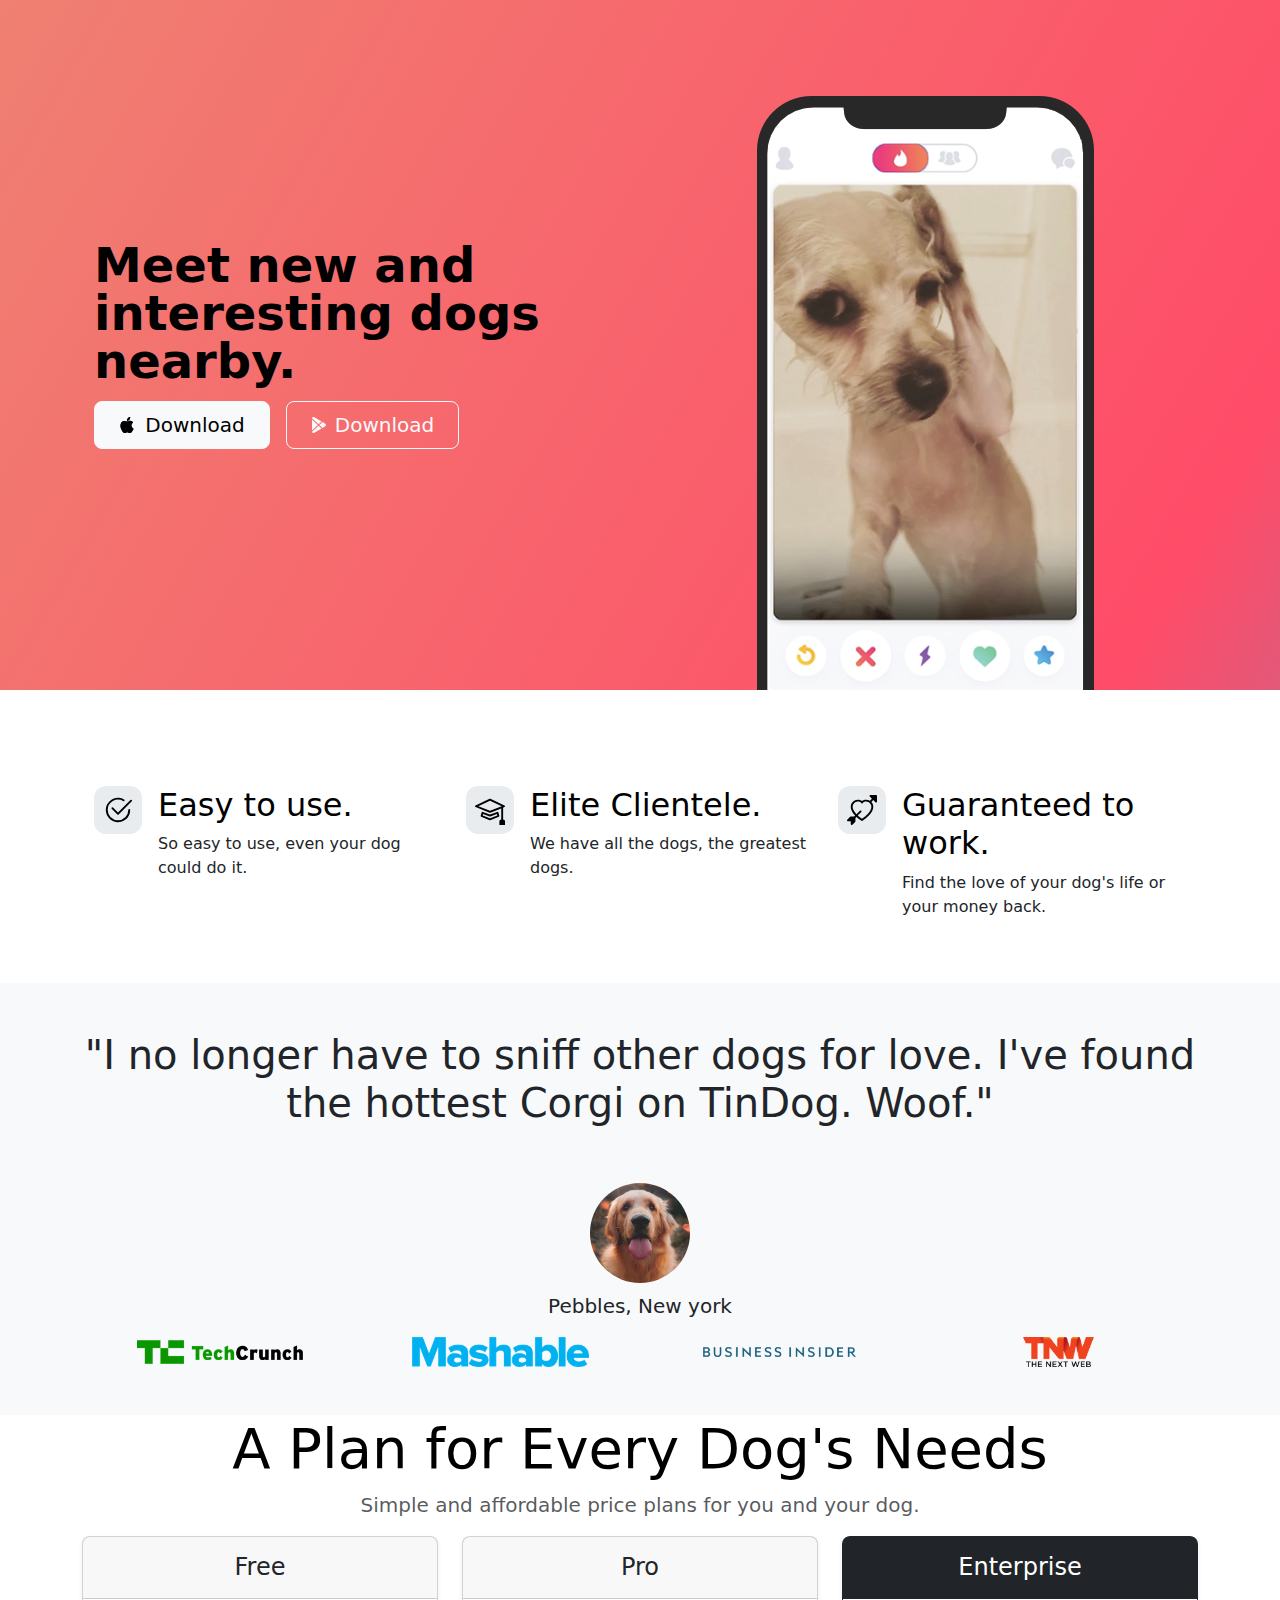
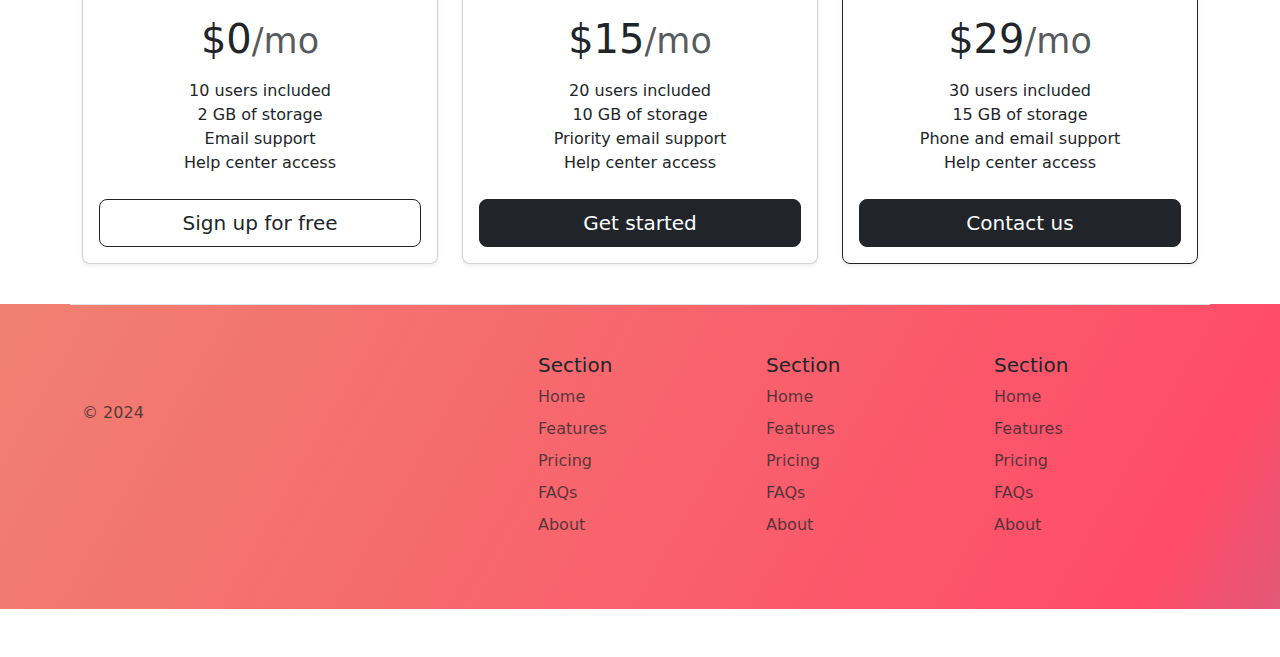
<file: index.html>
<!DOCTYPE html>
<html lang="en">

<head>
  <meta charset="UTF-8">
  <meta name="viewport" content="width=device-width, initial-scale=1.0">
  <title>TinDog</title>
  <link href="https://cdn.jsdelivr.net/npm/bootstrap@5.3.3/dist/css/bootstrap.min.css" rel="stylesheet"
    integrity="sha384-QWTKZyjpPEjISv5WaRU9OFeRpok6YctnYmDr5pNlyT2bRjXh0JMhjY6hW+ALEwIH" crossorigin="anonymous">
  <link rel="stylesheet" href="./css/style.css">
</head>

<body>

  <!-- Title -->
  <section id="title" class="gradient-background">
    <div class="container col-xxl-8 px-4">
      <div class="row flex-lg-row-reverse align-items-center g-5">
        <div class="col-10 col-sm-8 col-lg-6">
          <img src="./images/iphone.png" class=" pt-5 mt-5 d-block mx-lg-auto img-fluid" alt="Bootstrap Themes"
            height="700" loading="lazy">
        </div>
        <div class="col-lg-6">
          <h1 class="display-5 fw-bold text-body-emphasis lh-1 mb-3">Meet new and interesting dogs nearby.
          </h1>

          <div class="d-grid gap-2 d-md-flex justify-content-md-start">


            <button type="button" class="btn btn-lg px-4 me-md-2 btn-light"> <svg xmlns="http://www.w3.org/2000/svg"
                width="16" height="16" fill="currentColor" class="bi bi-apple mb-1 me-1" viewBox="0 0 16 16">
                <path
                  d="M11.182.008C11.148-.03 9.923.023 8.857 1.18c-1.066 1.156-.902 2.482-.878 2.516.024.034 1.52.087 2.475-1.258.955-1.345.762-2.391.728-2.43Zm3.314 11.733c-.048-.096-2.325-1.234-2.113-3.422.212-2.189 1.675-2.789 1.698-2.854.023-.065-.597-.79-1.254-1.157a3.692 3.692 0 0 0-1.563-.434c-.108-.003-.483-.095-1.254.116-.508.139-1.653.589-1.968.607-.316.018-1.256-.522-2.267-.665-.647-.125-1.333.131-1.824.328-.49.196-1.422.754-2.074 2.237-.652 1.482-.311 3.83-.067 4.56.244.729.625 1.924 1.273 2.796.576.984 1.34 1.667 1.659 1.899.319.232 1.219.386 1.843.067.502-.308 1.408-.485 1.766-.472.357.013 1.061.154 1.782.539.571.197 1.111.115 1.652-.105.541-.221 1.324-1.059 2.238-2.758.347-.79.505-1.217.473-1.282Z" />
                <path
                  d="M11.182.008C11.148-.03 9.923.023 8.857 1.18c-1.066 1.156-.902 2.482-.878 2.516.024.034 1.52.087 2.475-1.258.955-1.345.762-2.391.728-2.43Zm3.314 11.733c-.048-.096-2.325-1.234-2.113-3.422.212-2.189 1.675-2.789 1.698-2.854.023-.065-.597-.79-1.254-1.157a3.692 3.692 0 0 0-1.563-.434c-.108-.003-.483-.095-1.254.116-.508.139-1.653.589-1.968.607-.316.018-1.256-.522-2.267-.665-.647-.125-1.333.131-1.824.328-.49.196-1.422.754-2.074 2.237-.652 1.482-.311 3.83-.067 4.56.244.729.625 1.924 1.273 2.796.576.984 1.34 1.667 1.659 1.899.319.232 1.219.386 1.843.067.502-.308 1.408-.485 1.766-.472.357.013 1.061.154 1.782.539.571.197 1.111.115 1.652-.105.541-.221 1.324-1.059 2.238-2.758.347-.79.505-1.217.473-1.282Z" />
              </svg>
              Download </button>

            <!-- button 2 -->

            <button type="button" class="btn btn-lg px-4 btn-outline-light"> <svg xmlns="http://www.w3.org/2000/svg"
                width="16" height="16" fill="currentColor" class="bi bi-google-play mb-1 me-2" viewBox="0 0 16 16">
                <path
                  d="M14.222 9.374c1.037-.61 1.037-2.137 0-2.748L11.528 5.04 8.32 8l3.207 2.96 2.694-1.586Zm-3.595 2.116L7.583 8.68 1.03 14.73c.201 1.029 1.36 1.61 2.303 1.055l7.294-4.295ZM1 13.396V2.603L6.846 8 1 13.396ZM1.03 1.27l6.553 6.05 3.044-2.81L3.333.215C2.39-.341 1.231.24 1.03 1.27Z" />
              </svg>Download</button>
          </div>
        </div>
      </div>
    </div>
  </section>

  <!-- Features -->

  <section id="features" class="mt-5">

    <div class="container px-4" id="hanging-icons">

      <div class="row g-4 py-5 row-cols-1 row-cols-lg-3">
        <div class="col d-flex align-items-start">
          <div
            class="icon-square text-body-emphasis bg-body-secondary d-inline-flex align-items-center justify-content-center fs-4 flex-shrink-0 me-3">
            <svg xmlns="http://www.w3.org/2000/svg" height="30" fill="currentColor" class="bi bi-check2-circle"
              viewBox="0 0 16 16">
              <path
                d="M2.5 8a5.5 5.5 0 0 1 8.25-4.764.5.5 0 0 0 .5-.866A6.5 6.5 0 1 0 14.5 8a.5.5 0 0 0-1 0 5.5 5.5 0 1 1-11 0z" />
              <path
                d="M15.354 3.354a.5.5 0 0 0-.708-.708L8 9.293 5.354 6.646a.5.5 0 1 0-.708.708l3 3a.5.5 0 0 0 .708 0l7-7z" />
            </svg>
          </div>
          <div>
            <h3 class="fs-2 text-body-emphasis">Easy to use.</h3>
            <p>So easy to use, even your dog could do it.</p>

          </div>
        </div>
        <div class="col d-flex align-items-start">
          <div
            class="icon-square text-body-emphasis bg-body-secondary d-inline-flex align-items-center justify-content-center fs-4 flex-shrink-0 me-3">
            <svg xmlns="http://www.w3.org/2000/svg" height="30" fill="currentColor" class="bi bi-mortarboard"
              viewBox="0 0 16 16">
              <path
                d="M8.211 2.047a.5.5 0 0 0-.422 0l-7.5 3.5a.5.5 0 0 0 .025.917l7.5 3a.5.5 0 0 0 .372 0L14 7.14V13a1 1 0 0 0-1 1v2h3v-2a1 1 0 0 0-1-1V6.739l.686-.275a.5.5 0 0 0 .025-.917l-7.5-3.5ZM8 8.46 1.758 5.965 8 3.052l6.242 2.913L8 8.46Z" />
              <path
                d="M4.176 9.032a.5.5 0 0 0-.656.327l-.5 1.7a.5.5 0 0 0 .294.605l4.5 1.8a.5.5 0 0 0 .372 0l4.5-1.8a.5.5 0 0 0 .294-.605l-.5-1.7a.5.5 0 0 0-.656-.327L8 10.466 4.176 9.032Zm-.068 1.873.22-.748 3.496 1.311a.5.5 0 0 0 .352 0l3.496-1.311.22.748L8 12.46l-3.892-1.556Z" />
            </svg>
          </div>
          <div>
            <h3 class="fs-2 text-body-emphasis">Elite Clientele.
            </h3>
            <p>We have all the dogs, the greatest dogs.
            </p>

          </div>
        </div>
        <div class="col d-flex align-items-start">
          <div
            class="icon-square text-body-emphasis bg-body-secondary d-inline-flex align-items-center justify-content-center fs-4 flex-shrink-0 me-3">
            <svg xmlns="http://www.w3.org/2000/svg" height="30" fill="currentColor" class="bi bi-arrow-through-heart"
              viewBox="0 0 16 16">
              <path fill-rule="evenodd"
                d="M2.854 15.854A.5.5 0 0 1 2 15.5V14H.5a.5.5 0 0 1-.354-.854l1.5-1.5A.5.5 0 0 1 2 11.5h1.793l.53-.53c-.771-.802-1.328-1.58-1.704-2.32-.798-1.575-.775-2.996-.213-4.092C3.426 2.565 6.18 1.809 8 3.233c1.25-.98 2.944-.928 4.212-.152L13.292 2 12.147.854A.5.5 0 0 1 12.5 0h3a.5.5 0 0 1 .5.5v3a.5.5 0 0 1-.854.354L14 2.707l-1.006 1.006c.236.248.44.531.6.845.562 1.096.585 2.517-.213 4.092-.793 1.563-2.395 3.288-5.105 5.08L8 13.912l-.276-.182a21.86 21.86 0 0 1-2.685-2.062l-.539.54V14a.5.5 0 0 1-.146.354l-1.5 1.5Zm2.893-4.894A20.419 20.419 0 0 0 8 12.71c2.456-1.666 3.827-3.207 4.489-4.512.679-1.34.607-2.42.215-3.185-.817-1.595-3.087-2.054-4.346-.761L8 4.62l-.358-.368c-1.259-1.293-3.53-.834-4.346.761-.392.766-.464 1.845.215 3.185.323.636.815 1.33 1.519 2.065l1.866-1.867a.5.5 0 1 1 .708.708L5.747 10.96Z" />
            </svg>
          </div>
          <div>
            <h3 class="fs-2 text-body-emphasis">Guaranteed to work.</h3>
            Find the love of your dog's life or your money back.
            <p></p>

          </div>
        </div>
      </div>
    </div>
  </section>

  <!-- Testimonial -->

  <section id="testimonial">
    <div>
      <div class="p-5 text-center bg-body-tertiary">
        <div class="container">
          <h1>"I no longer have to sniff other dogs for love. I've found the hottest Corgi on TinDog. Woof."</h1>

          <img src="./images/dog-img.jpg" class="mt-5 mb-2" style="height:100px; border-radius: 50%;" alt="dog image">

          <p class="col-lg-8 mx-auto lead">
            Pebbles, New york
          </p>
          <div class="container">
            <div class="row">


              <div class="col-lg-3 col-sm-12"><img src="./images/techcrunch.png" alt="techcrunch image" height="30">
              </div>

              <div class="col-lg-3 col-sm-12"><img src="./images/mashable.png" alt="mashbable image" height="30"></div>

              <div class="col-lg-3 col-sm-12"><img src="./images/bizinsider.png" height="30"
                  alt="business insider image">
              </div>

              <div class="col-lg-3 col-sm-12"><img src="./images/tnw.png" height="30" alt="tnw image"></div>
            </div>
          </div>

        </div>
      </div>
    </div>
  </section>

  <!-- Pricing -->

  <section id="pricing">
    <div class="container">
      <header>
        <div class="pricing-header mx-auto text-center">
          <h1 class="display-4 fw-normal text-body-emphasis">A Plan for Every Dog's Needs
          </h1>
          <p class="fs-5 text-body-secondary">Simple and affordable price plans for you and your dog.</p>
        </div>
      </header>

      <main>
        <div class="row row-cols-1 row-cols-md-3 mb-3 text-center">
          <div class="col">
            <div class="card mb-4 rounded-3 shadow-sm">
              <div class="card-header py-3">
                <h4 class="my-0 fw-normal">Free</h4>
              </div>
              <div class="card-body">
                <h1 class="card-title pricing-card-title">$0<small class="text-body-secondary fw-light">/mo</small></h1>
                <ul class="list-unstyled mt-3 mb-4">
                  <li>10 users included</li>
                  <li>2 GB of storage</li>
                  <li>Email support</li>
                  <li>Help center access</li>
                </ul>
                <button type="button" class="w-100 btn btn-lg btn-outline-dark">Sign up for free</button>
              </div>
            </div>
          </div>
          <div class="col">
            <div class="card mb-4 rounded-3 shadow-sm">
              <div class="card-header py-3">
                <h4 class="my-0 fw-normal">Pro</h4>
              </div>
              <div class="card-body">
                <h1 class="card-title pricing-card-title">$15<small class="text-body-secondary fw-light">/mo</small>
                </h1>
                <ul class="list-unstyled mt-3 mb-4">
                  <li>20 users included</li>
                  <li>10 GB of storage</li>
                  <li>Priority email support</li>
                  <li>Help center access</li>
                </ul>
                <button type="button" class="w-100 btn btn-lg btn-dark">Get started</button>
              </div>
            </div>
          </div>
          <div class="col">
            <div class="card mb-4 rounded-3 shadow-sm border-dark">
              <div class="card-header py-3 text-bg-dark border-dark">
                <h4 class="my-0 fw-normal">Enterprise</h4>
              </div>
              <div class="card-body">
                <h1 class="card-title pricing-card-title">$29<small class="text-body-secondary fw-light">/mo</small>
                </h1>
                <ul class="list-unstyled mt-3 mb-4">
                  <li>30 users included</li>
                  <li>15 GB of storage</li>
                  <li>Phone and email support</li>
                  <li>Help center access</li>
                </ul>
                <button type="button" class="w-100 btn btn-lg btn-dark">Contact us</button>
              </div>
            </div>
          </div>
        </div>


    </div>
  </section>

  <!-- Footer -->

  <section id="footer" class="gradient-background">
    <div class="container">
      <footer class="row row-cols-1 row-cols-sm-2 row-cols-md-5 py-5 border-top">
        <div class="col mb-3">
          <a href="/" class="d-flex align-items-center mb-3 link-body-emphasis text-decoration-none">
            <svg class="bi me-2" width="40" height="32">
              <use xlink:href="#bootstrap"></use>
            </svg>
          </a>
          <p class="text-body-secondary">© 2024</p>
        </div>

        <div class="col mb-3">

        </div>

        <div class="col mb-3">
          <h5>Section</h5>
          <ul class="nav flex-column">
            <li class="nav-item mb-2"><a href="#" class="nav-link p-0 text-body-secondary">Home</a></li>
            <li class="nav-item mb-2"><a href="#" class="nav-link p-0 text-body-secondary">Features</a></li>
            <li class="nav-item mb-2"><a href="#" class="nav-link p-0 text-body-secondary">Pricing</a></li>
            <li class="nav-item mb-2"><a href="#" class="nav-link p-0 text-body-secondary">FAQs</a></li>
            <li class="nav-item mb-2"><a href="#" class="nav-link p-0 text-body-secondary">About</a></li>
          </ul>
        </div>

        <div class="col mb-3">
          <h5>Section</h5>
          <ul class="nav flex-column">
            <li class="nav-item mb-2"><a href="#" class="nav-link p-0 text-body-secondary">Home</a></li>
            <li class="nav-item mb-2"><a href="#" class="nav-link p-0 text-body-secondary">Features</a></li>
            <li class="nav-item mb-2"><a href="#" class="nav-link p-0 text-body-secondary">Pricing</a></li>
            <li class="nav-item mb-2"><a href="#" class="nav-link p-0 text-body-secondary">FAQs</a></li>
            <li class="nav-item mb-2"><a href="#" class="nav-link p-0 text-body-secondary">About</a></li>
          </ul>
        </div>

        <div class="col mb-3">
          <h5>Section</h5>
          <ul class="nav flex-column">
            <li class="nav-item mb-2"><a href="#" class="nav-link p-0 text-body-secondary">Home</a></li>
            <li class="nav-item mb-2"><a href="#" class="nav-link p-0 text-body-secondary">Features</a></li>
            <li class="nav-item mb-2"><a href="#" class="nav-link p-0 text-body-secondary">Pricing</a></li>
            <li class="nav-item mb-2"><a href="#" class="nav-link p-0 text-body-secondary">FAQs</a></li>
            <li class="nav-item mb-2"><a href="#" class="nav-link p-0 text-body-secondary">About</a></li>
          </ul>
        </div>
      </footer>
    </div>
  </section>
</body>

</html>
</file>
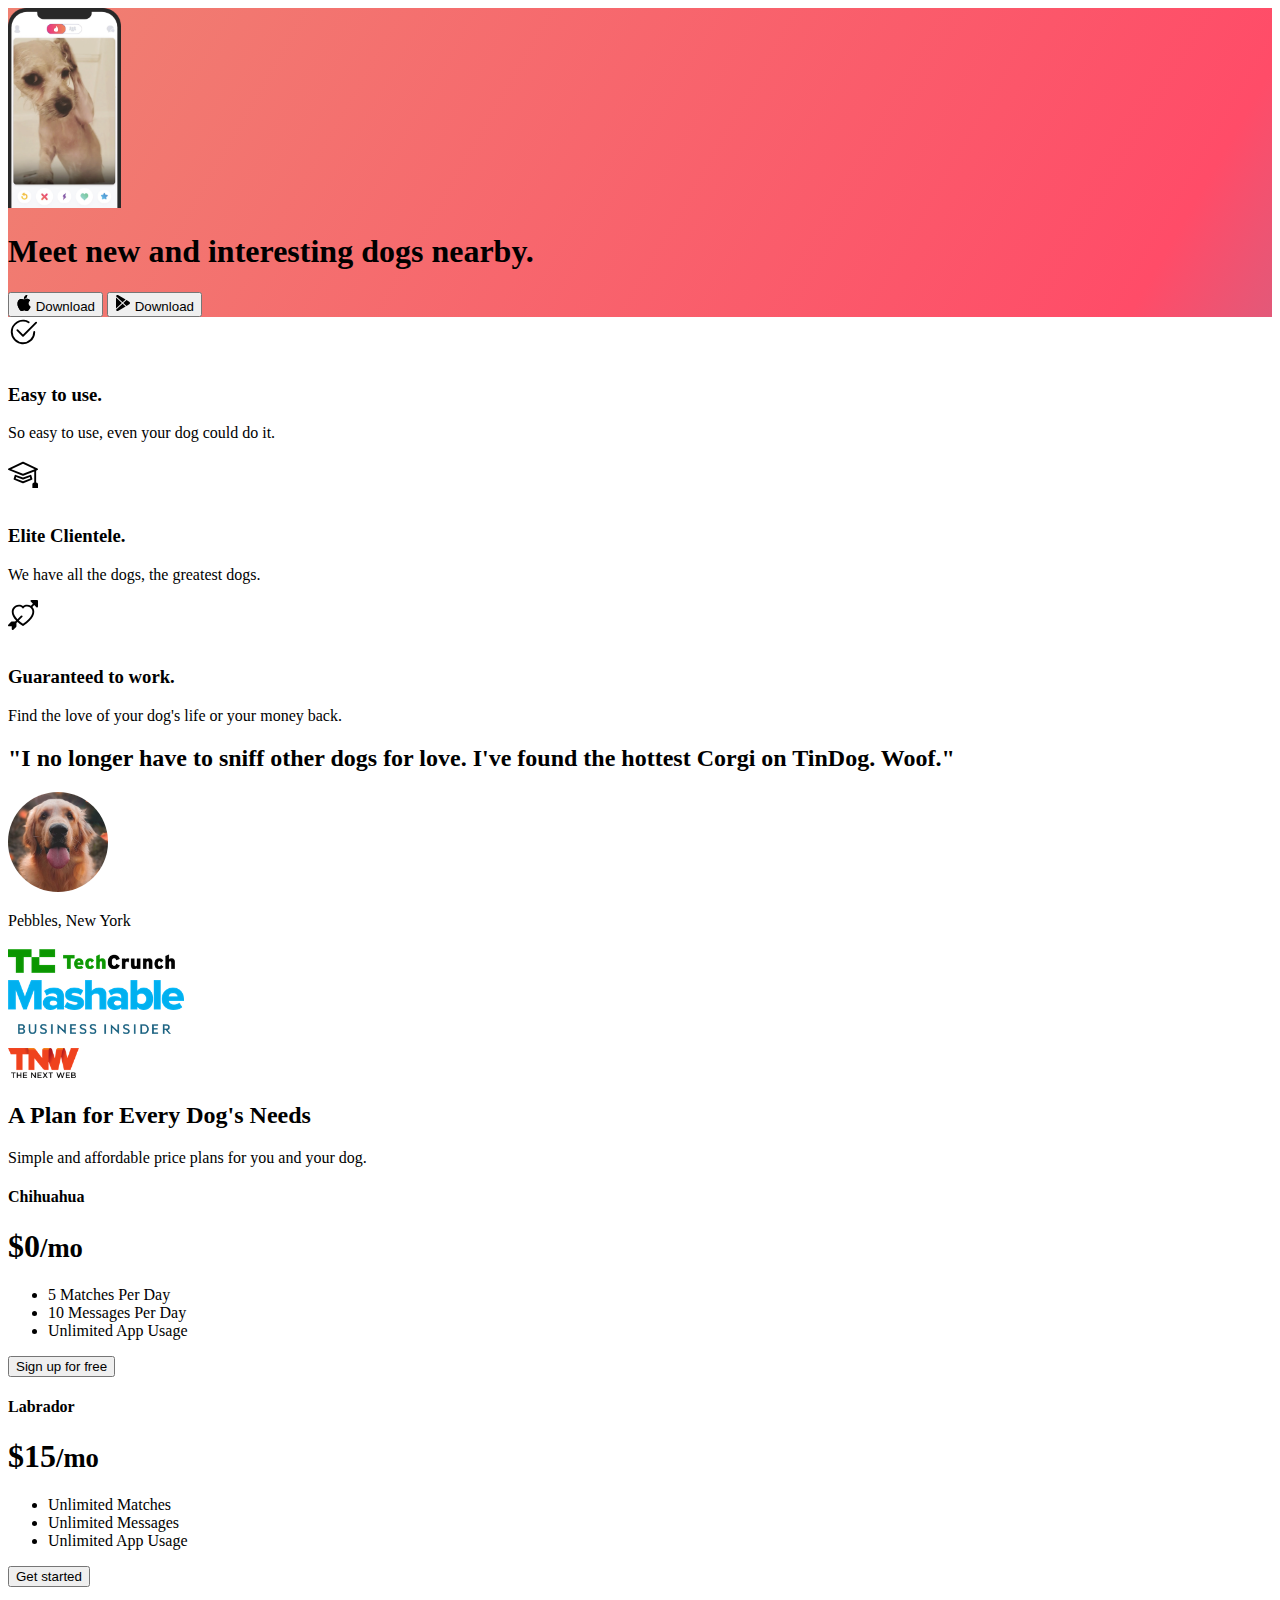
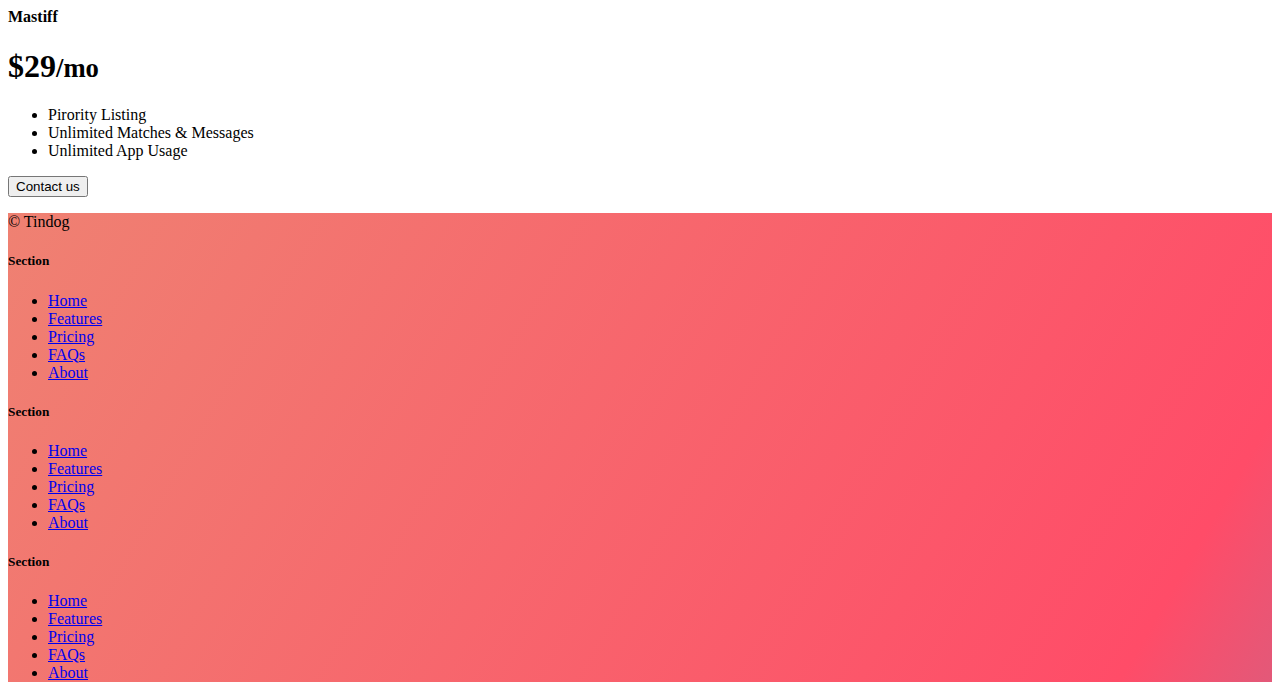
<file: solution.html>
<!DOCTYPE html>
<html lang="en">

<head>
  <meta charset="UTF-8">
  <meta name="viewport" content="width=device-width, initial-scale=1.0">
  <title>TinDog</title>
  <link href="https://cdn.jsdelivr.net/npm/bootstrap@5.3.0-alpha3/dist/css/bootstrap.min.css" rel="stylesheet"
    integrity="sha384-KK94CHFLLe+nY2dmCWGMq91rCGa5gtU4mk92HdvYe+M/SXH301p5ILy+dN9+nJOZ" crossorigin="anonymous">
  <link rel="stylesheet" href="./css/solution.css">
</head>

<body>


  <!-- Title -->
  <section id="title" class="gradient-background">

    <div class="container col-xxl-8 px-4 pt-5">
      <div class="row flex-lg-row-reverse align-items-center g-5 pt-5">
        <div class="col-10 col-sm-8 col-lg-6">
          <img src="./images/iphone.png" class="d-block mx-lg-auto img-fluid" alt="Bootstrap Themes" height="200"
            loading="lazy">
        </div>
        <div class="col-lg-6">
          <h1 class="display-5 fw-bold text-body-emphasis lh-1 mb-3">Meet new and interesting dogs nearby.</h1>

          <div class="d-grid gap-2 d-md-flex justify-content-md-start">
            <button type="button" class="btn btn-light btn-lg px-4 me-md-2"><svg xmlns="http://www.w3.org/2000/svg"
                width="16" height="16" fill="currentColor" class="bi bi-apple mb-1" viewBox="0 0 16 16">
                <path
                  d="M11.182.008C11.148-.03 9.923.023 8.857 1.18c-1.066 1.156-.902 2.482-.878 2.516.024.034 1.52.087 2.475-1.258.955-1.345.762-2.391.728-2.43Zm3.314 11.733c-.048-.096-2.325-1.234-2.113-3.422.212-2.189 1.675-2.789 1.698-2.854.023-.065-.597-.79-1.254-1.157a3.692 3.692 0 0 0-1.563-.434c-.108-.003-.483-.095-1.254.116-.508.139-1.653.589-1.968.607-.316.018-1.256-.522-2.267-.665-.647-.125-1.333.131-1.824.328-.49.196-1.422.754-2.074 2.237-.652 1.482-.311 3.83-.067 4.56.244.729.625 1.924 1.273 2.796.576.984 1.34 1.667 1.659 1.899.319.232 1.219.386 1.843.067.502-.308 1.408-.485 1.766-.472.357.013 1.061.154 1.782.539.571.197 1.111.115 1.652-.105.541-.221 1.324-1.059 2.238-2.758.347-.79.505-1.217.473-1.282Z" />
                <path
                  d="M11.182.008C11.148-.03 9.923.023 8.857 1.18c-1.066 1.156-.902 2.482-.878 2.516.024.034 1.52.087 2.475-1.258.955-1.345.762-2.391.728-2.43Zm3.314 11.733c-.048-.096-2.325-1.234-2.113-3.422.212-2.189 1.675-2.789 1.698-2.854.023-.065-.597-.79-1.254-1.157a3.692 3.692 0 0 0-1.563-.434c-.108-.003-.483-.095-1.254.116-.508.139-1.653.589-1.968.607-.316.018-1.256-.522-2.267-.665-.647-.125-1.333.131-1.824.328-.49.196-1.422.754-2.074 2.237-.652 1.482-.311 3.83-.067 4.56.244.729.625 1.924 1.273 2.796.576.984 1.34 1.667 1.659 1.899.319.232 1.219.386 1.843.067.502-.308 1.408-.485 1.766-.472.357.013 1.061.154 1.782.539.571.197 1.111.115 1.652-.105.541-.221 1.324-1.059 2.238-2.758.347-.79.505-1.217.473-1.282Z" />
              </svg> Download</button>
            <button type="button" class="btn btn-outline-light btn-lg px-4"><svg xmlns="http://www.w3.org/2000/svg"
                width="16" height="16" fill="currentColor" class="bi bi-google-play mb-1" viewBox="0 0 16 16">
                <path
                  d="M14.222 9.374c1.037-.61 1.037-2.137 0-2.748L11.528 5.04 8.32 8l3.207 2.96 2.694-1.586Zm-3.595 2.116L7.583 8.68 1.03 14.73c.201 1.029 1.36 1.61 2.303 1.055l7.294-4.295ZM1 13.396V2.603L6.846 8 1 13.396ZM1.03 1.27l6.553 6.05 3.044-2.81L3.333.215C2.39-.341 1.231.24 1.03 1.27Z" />
              </svg> Download</button>
          </div>
        </div>
      </div>
    </div>
  </section>
  <!-- Features -->
  <section id="features">
    <div class="container mt-5">
      <div class="row g-4 py-5 row-cols-1 row-cols-lg-3">
        <div class="col d-flex align-items-start">
          <div
            class="icon-square text-body-emphasis bg-body-secondary d-inline-flex align-items-center justify-content-center fs-4 flex-shrink-0 me-3">
            <svg xmlns="http://www.w3.org/2000/svg" height="30" fill="currentColor" class="bi bi-check2-circle"
              viewBox="0 0 16 16">
              <path
                d="M2.5 8a5.5 5.5 0 0 1 8.25-4.764.5.5 0 0 0 .5-.866A6.5 6.5 0 1 0 14.5 8a.5.5 0 0 0-1 0 5.5 5.5 0 1 1-11 0z" />
              <path
                d="M15.354 3.354a.5.5 0 0 0-.708-.708L8 9.293 5.354 6.646a.5.5 0 1 0-.708.708l3 3a.5.5 0 0 0 .708 0l7-7z" />
            </svg>
          </div>
          <div>
            <h3 class="fs-2">Easy to use.</h3>
            <p>So easy to use, even your dog could do it.</p>

          </div>
        </div>
        <div class="col d-flex align-items-start">
          <div
            class="icon-square text-body-emphasis bg-body-secondary d-inline-flex align-items-center justify-content-center fs-4 flex-shrink-0 me-3">
            <svg xmlns="http://www.w3.org/2000/svg" height="30" fill="currentColor" class="bi bi-mortarboard"
              viewBox="0 0 16 16">
              <path
                d="M8.211 2.047a.5.5 0 0 0-.422 0l-7.5 3.5a.5.5 0 0 0 .025.917l7.5 3a.5.5 0 0 0 .372 0L14 7.14V13a1 1 0 0 0-1 1v2h3v-2a1 1 0 0 0-1-1V6.739l.686-.275a.5.5 0 0 0 .025-.917l-7.5-3.5ZM8 8.46 1.758 5.965 8 3.052l6.242 2.913L8 8.46Z" />
              <path
                d="M4.176 9.032a.5.5 0 0 0-.656.327l-.5 1.7a.5.5 0 0 0 .294.605l4.5 1.8a.5.5 0 0 0 .372 0l4.5-1.8a.5.5 0 0 0 .294-.605l-.5-1.7a.5.5 0 0 0-.656-.327L8 10.466 4.176 9.032Zm-.068 1.873.22-.748 3.496 1.311a.5.5 0 0 0 .352 0l3.496-1.311.22.748L8 12.46l-3.892-1.556Z" />
            </svg>
          </div>
          <div>
            <h3 class="fs-2">Elite Clientele.</h3>
            <p>We have all the dogs, the greatest dogs.</p>

          </div>
        </div>
        <div class="col d-flex align-items-start">
          <div
            class="icon-square text-body-emphasis bg-body-secondary d-inline-flex align-items-center justify-content-center fs-4 flex-shrink-0 me-3">
            <svg xmlns="http://www.w3.org/2000/svg" height="30" fill="currentColor" class="bi bi-arrow-through-heart"
              viewBox="0 0 16 16">
              <path fill-rule="evenodd"
                d="M2.854 15.854A.5.5 0 0 1 2 15.5V14H.5a.5.5 0 0 1-.354-.854l1.5-1.5A.5.5 0 0 1 2 11.5h1.793l.53-.53c-.771-.802-1.328-1.58-1.704-2.32-.798-1.575-.775-2.996-.213-4.092C3.426 2.565 6.18 1.809 8 3.233c1.25-.98 2.944-.928 4.212-.152L13.292 2 12.147.854A.5.5 0 0 1 12.5 0h3a.5.5 0 0 1 .5.5v3a.5.5 0 0 1-.854.354L14 2.707l-1.006 1.006c.236.248.44.531.6.845.562 1.096.585 2.517-.213 4.092-.793 1.563-2.395 3.288-5.105 5.08L8 13.912l-.276-.182a21.86 21.86 0 0 1-2.685-2.062l-.539.54V14a.5.5 0 0 1-.146.354l-1.5 1.5Zm2.893-4.894A20.419 20.419 0 0 0 8 12.71c2.456-1.666 3.827-3.207 4.489-4.512.679-1.34.607-2.42.215-3.185-.817-1.595-3.087-2.054-4.346-.761L8 4.62l-.358-.368c-1.259-1.293-3.53-.834-4.346.761-.392.766-.464 1.845.215 3.185.323.636.815 1.33 1.519 2.065l1.866-1.867a.5.5 0 1 1 .708.708L5.747 10.96Z" />
            </svg>
          </div>
          <div>
            <h3 class="fs-2">Guaranteed to work.</h3>
            <p>Find the love of your dog's life or your money back.</p>

          </div>
        </div>
      </div>
    </div>
  </section>

  <!-- Testimonial -->

  <section id="testimonial">
    <div>
      <div class="p-5 text-center bg-body-tertiary">
        <div class="container">
          <h2 class="text-body-emphasis">"I no longer have to sniff other dogs for love. I've found the hottest Corgi on
            TinDog. Woof."</h2>
          <img class="profile-img mt-5" src="./images/dog-img.jpg" alt="dog image">
          <p class="col-lg-8 mx-auto lead mt-2">
            Pebbles, New York
          </p>
        </div>

        <div class="container">
          <div class="row">
            <div class="col-lg-3 col-sm-12">
              <img src="./images/techcrunch.png" alt="techcrunch" height="30">
            </div>
            <div class="col-lg-3 col-sm-12">
              <img src="./images/mashable.png" alt="mashable" height="30">
            </div>
            <div class="col-lg-3 col-sm-12">
              <img src="./images/bizinsider.png" alt="bizinsider" height="30">
            </div>
            <div class="col-lg-3 col-sm-12">
              <img src="./images/tnw.png" alt="tnw" height="30">
            </div>
          </div>
        </div>
      </div>
    </div>
  </section>
  <!-- Pricing -->
  <section id="pricing">
    <div class="container">
      <div class="pricing-header p-3 pb-md-4 mx-auto text-center">
        <h2 class="display-4 fw-normal">A Plan for Every Dog's Needs</h2>
        <p class="fs-5 text-body-secondary">Simple and affordable price plans for you and your dog.
      </div>
      <div class="row row-cols-1 row-cols-md-3 mb-3 text-center">
        <div class="col">
          <div class="card mb-4 rounded-3 shadow-sm">
            <div class="card-header py-3">
              <h4 class="my-0 fw-normal">Chihuahua</h4>
            </div>
            <div class="card-body">
              <h1 class="card-title pricing-card-title">$0<small class="text-body-secondary fw-light">/mo</small></h1>
              <ul class="list-unstyled mt-3 mb-4">
                <li>5 Matches Per Day</li>
                <li>10 Messages Per Day</li>
                <li>Unlimited App Usage</li>
              </ul>
              <button type="button" class="w-100 btn btn-lg btn-outline-dark">Sign up for free</button>
            </div>
          </div>
        </div>
        <div class="col">
          <div class="card mb-4 rounded-3 shadow-sm">
            <div class="card-header py-3">
              <h4 class="my-0 fw-normal">Labrador</h4>
            </div>
            <div class="card-body">
              <h1 class="card-title pricing-card-title">$15<small class="text-body-secondary fw-light">/mo</small></h1>
              <ul class="list-unstyled mt-3 mb-4">
                <li>Unlimited Matches</li>
                <li>Unlimited Messages</li>
                <li>Unlimited App Usage</li>
              </ul>
              <button type="button" class="w-100 btn btn-lg btn-dark">Get started</button>
            </div>
          </div>
        </div>
        <div class="col">
          <div class="card mb-4 rounded-3 shadow-sm border-dark">
            <div class="card-header py-3 text-bg-dark border-dark">
              <h4 class="my-0 fw-normal">Mastiff</h4>
            </div>
            <div class="card-body">
              <h1 class="card-title pricing-card-title">$29<small class="text-body-secondary fw-light">/mo</small></h1>
              <ul class="list-unstyled mt-3 mb-4">
                <li>Pirority Listing</li>
                <li>Unlimited Matches & Messages</li>
                <li>Unlimited App Usage</li>
              </ul>
              <button type="button" class="w-100 btn btn-lg btn-dark">Contact us</button>
            </div>
          </div>
        </div>
      </div>
    </div>
  </section>
  
  <!-- Footer -->

  <section id="contact" class="gradient-background">
    <div class="container ">
      <footer class="row row-cols-1 row-cols-sm-2 row-cols-md-5 py-5 mt-5 border-top">
        <div class="col mb-3">

          <p class="text-body-secondary">© Tindog</p>
        </div>

        <div class="col mb-3">

        </div>

        <div class="col mb-3">
          <h5>Section</h5>
          <ul class="nav flex-column">
            <li class="nav-item mb-2"><a href="#" class="nav-link p-0 text-body-secondary">Home</a></li>
            <li class="nav-item mb-2"><a href="#" class="nav-link p-0 text-body-secondary">Features</a></li>
            <li class="nav-item mb-2"><a href="#" class="nav-link p-0 text-body-secondary">Pricing</a></li>
            <li class="nav-item mb-2"><a href="#" class="nav-link p-0 text-body-secondary">FAQs</a></li>
            <li class="nav-item mb-2"><a href="#" class="nav-link p-0 text-body-secondary">About</a></li>
          </ul>
        </div>

        <div class="col mb-3">
          <h5>Section</h5>
          <ul class="nav flex-column">
            <li class="nav-item mb-2"><a href="#" class="nav-link p-0 text-body-secondary">Home</a></li>
            <li class="nav-item mb-2"><a href="#" class="nav-link p-0 text-body-secondary">Features</a></li>
            <li class="nav-item mb-2"><a href="#" class="nav-link p-0 text-body-secondary">Pricing</a></li>
            <li class="nav-item mb-2"><a href="#" class="nav-link p-0 text-body-secondary">FAQs</a></li>
            <li class="nav-item mb-2"><a href="#" class="nav-link p-0 text-body-secondary">About</a></li>
          </ul>
        </div>

        <div class="col mb-3">
          <h5>Section</h5>
          <ul class="nav flex-column">
            <li class="nav-item mb-2"><a href="#" class="nav-link p-0 text-body-secondary">Home</a></li>
            <li class="nav-item mb-2"><a href="#" class="nav-link p-0 text-body-secondary">Features</a></li>
            <li class="nav-item mb-2"><a href="#" class="nav-link p-0 text-body-secondary">Pricing</a></li>
            <li class="nav-item mb-2"><a href="#" class="nav-link p-0 text-body-secondary">FAQs</a></li>
            <li class="nav-item mb-2"><a href="#" class="nav-link p-0 text-body-secondary">About</a></li>
          </ul>
        </div>
      </footer>
    </div>
  </section>
</body>

</html>
</file>
<file: css/style.css>
.gradient-background {
  background: linear-gradient(300deg, #00bfff, #ff4c68, #ef8172);
  background-size: 180% 180%;
  animation: gradient-animation 18s ease infinite;
}


@keyframes gradient-animation {
  0% {
    background-position: 0% 50%;
  }
  50% {
    background-position: 100% 50%;
  }
  100% {
    background-position: 0% 50%;
  }
}


.icon-square {
  width: 3rem;
  height: 3rem;
  border-radius: 0.75rem;
}

.profile-img {
  height: 100px;
  border-radius: 50%;
}

.image {
  display: flex;
  justify-content: center;
 
  
}
</file>
<file: css/solution.css>
.gradient-background {
  background: linear-gradient(300deg, #00bfff, #ff4c68, #ef8172);
  background-size: 180% 180%;
  animation: gradient-animation 18s ease infinite;
}

@keyframes gradient-animation {
  0% {
    background-position: 0% 50%;
  }
  50% {
    background-position: 100% 50%;
  }
  100% {
    background-position: 0% 50%;
  }
}

.icon-square {
  width: 3rem;
  height: 3rem;
  border-radius: 0.75rem;
}

.profile-img {
  border-radius: 50%;
  height: 100px;
}
</file>
